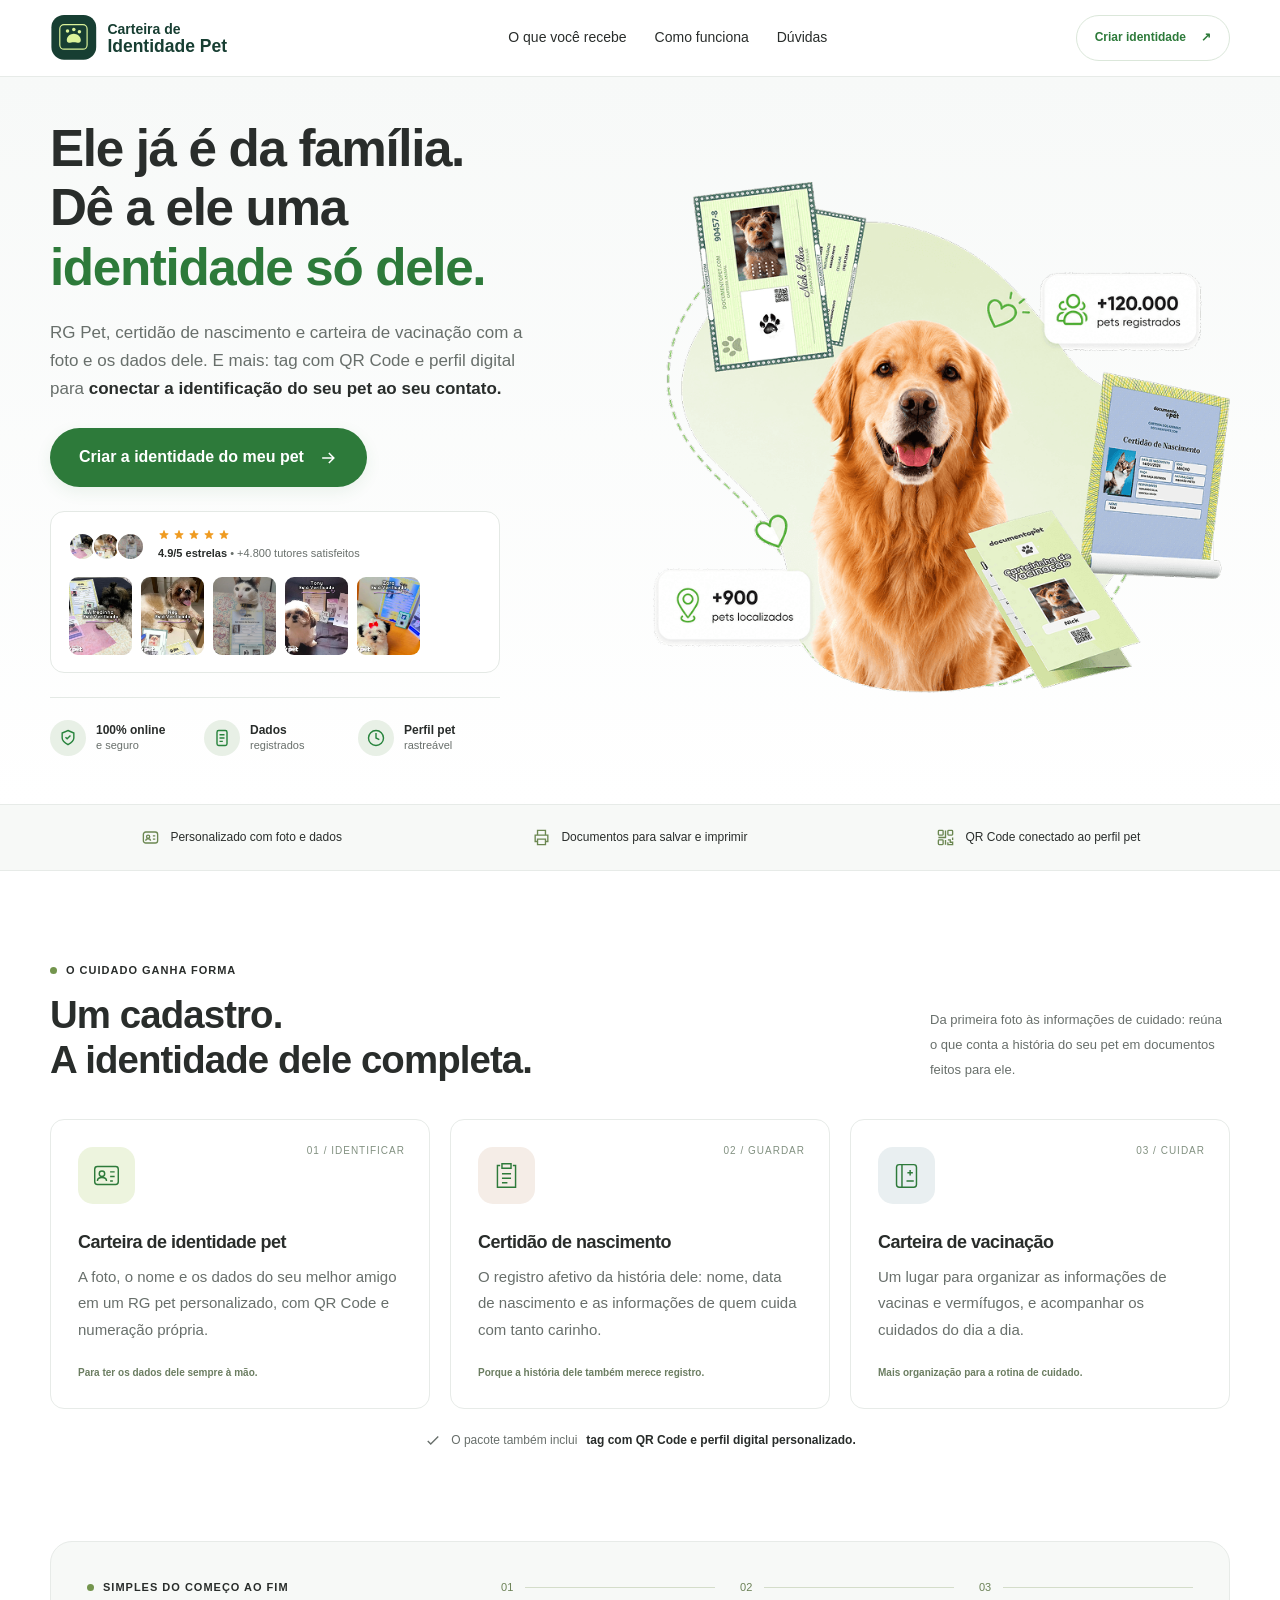
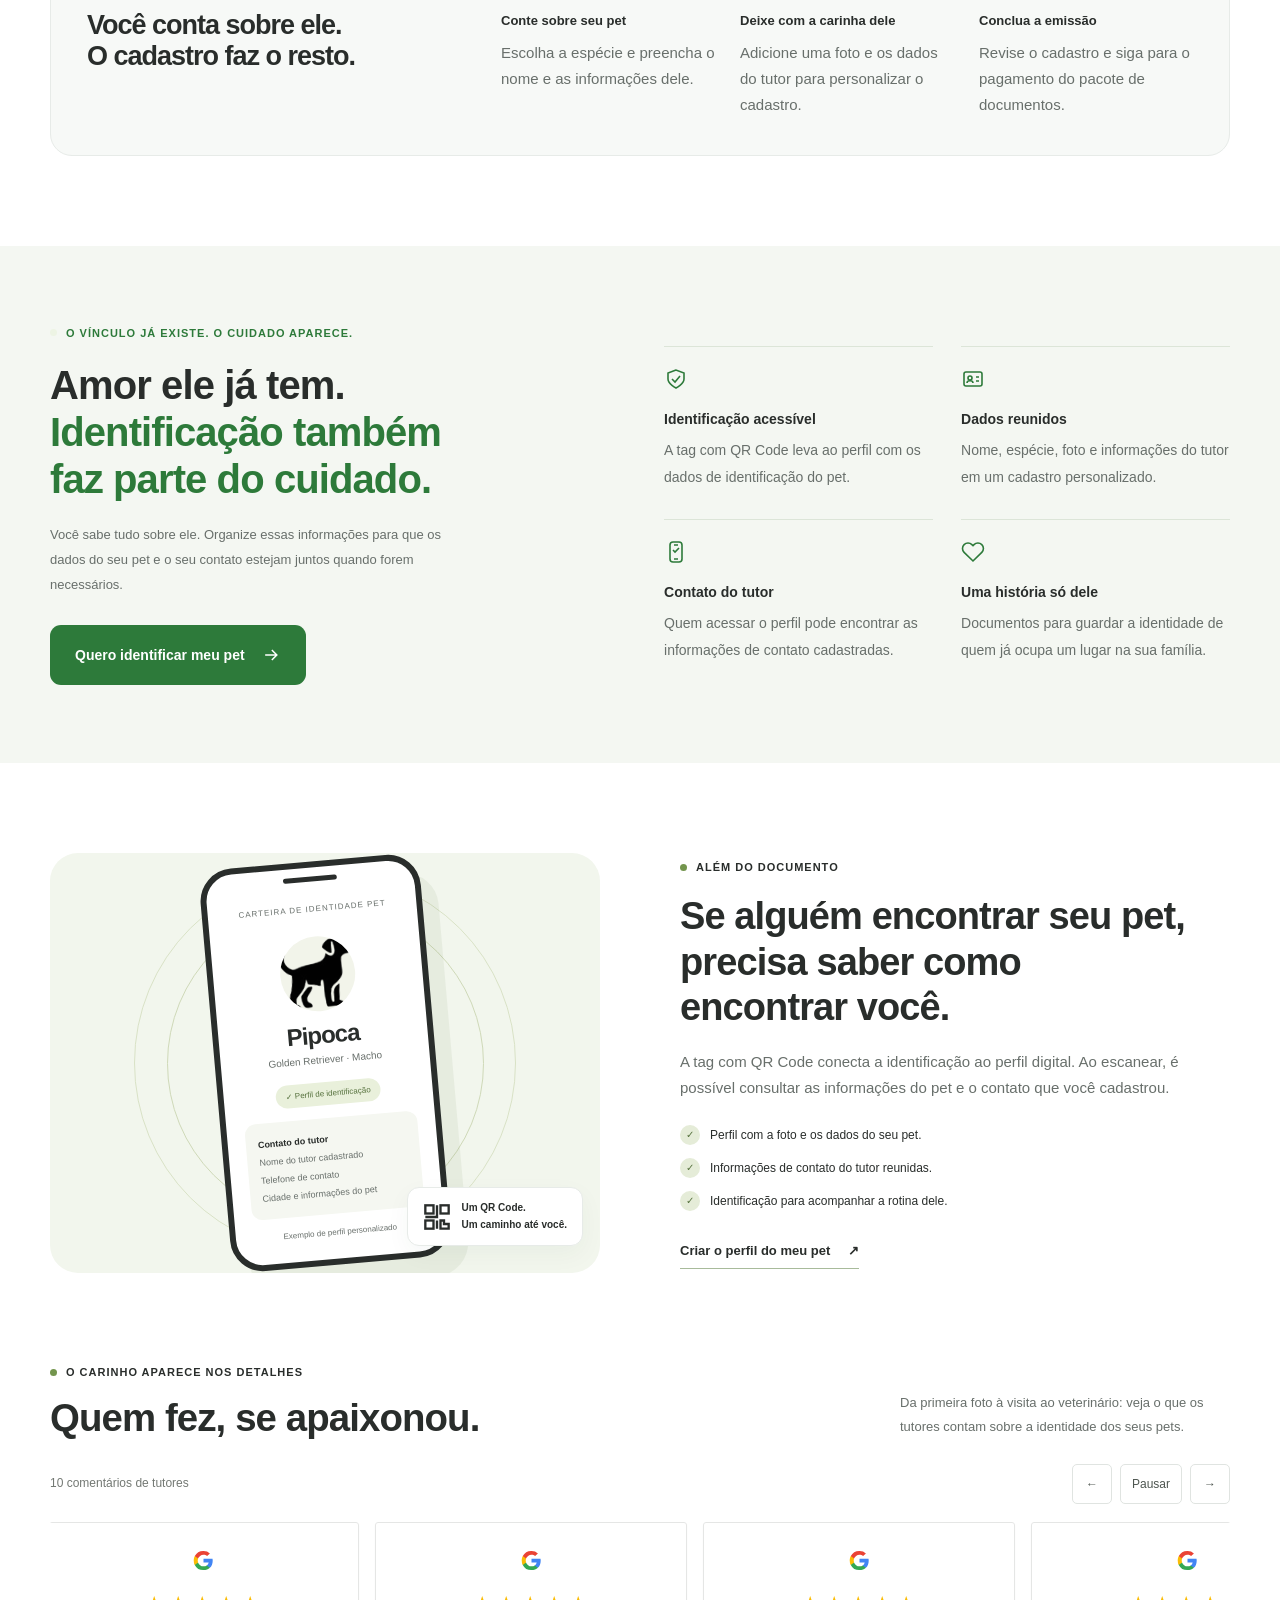
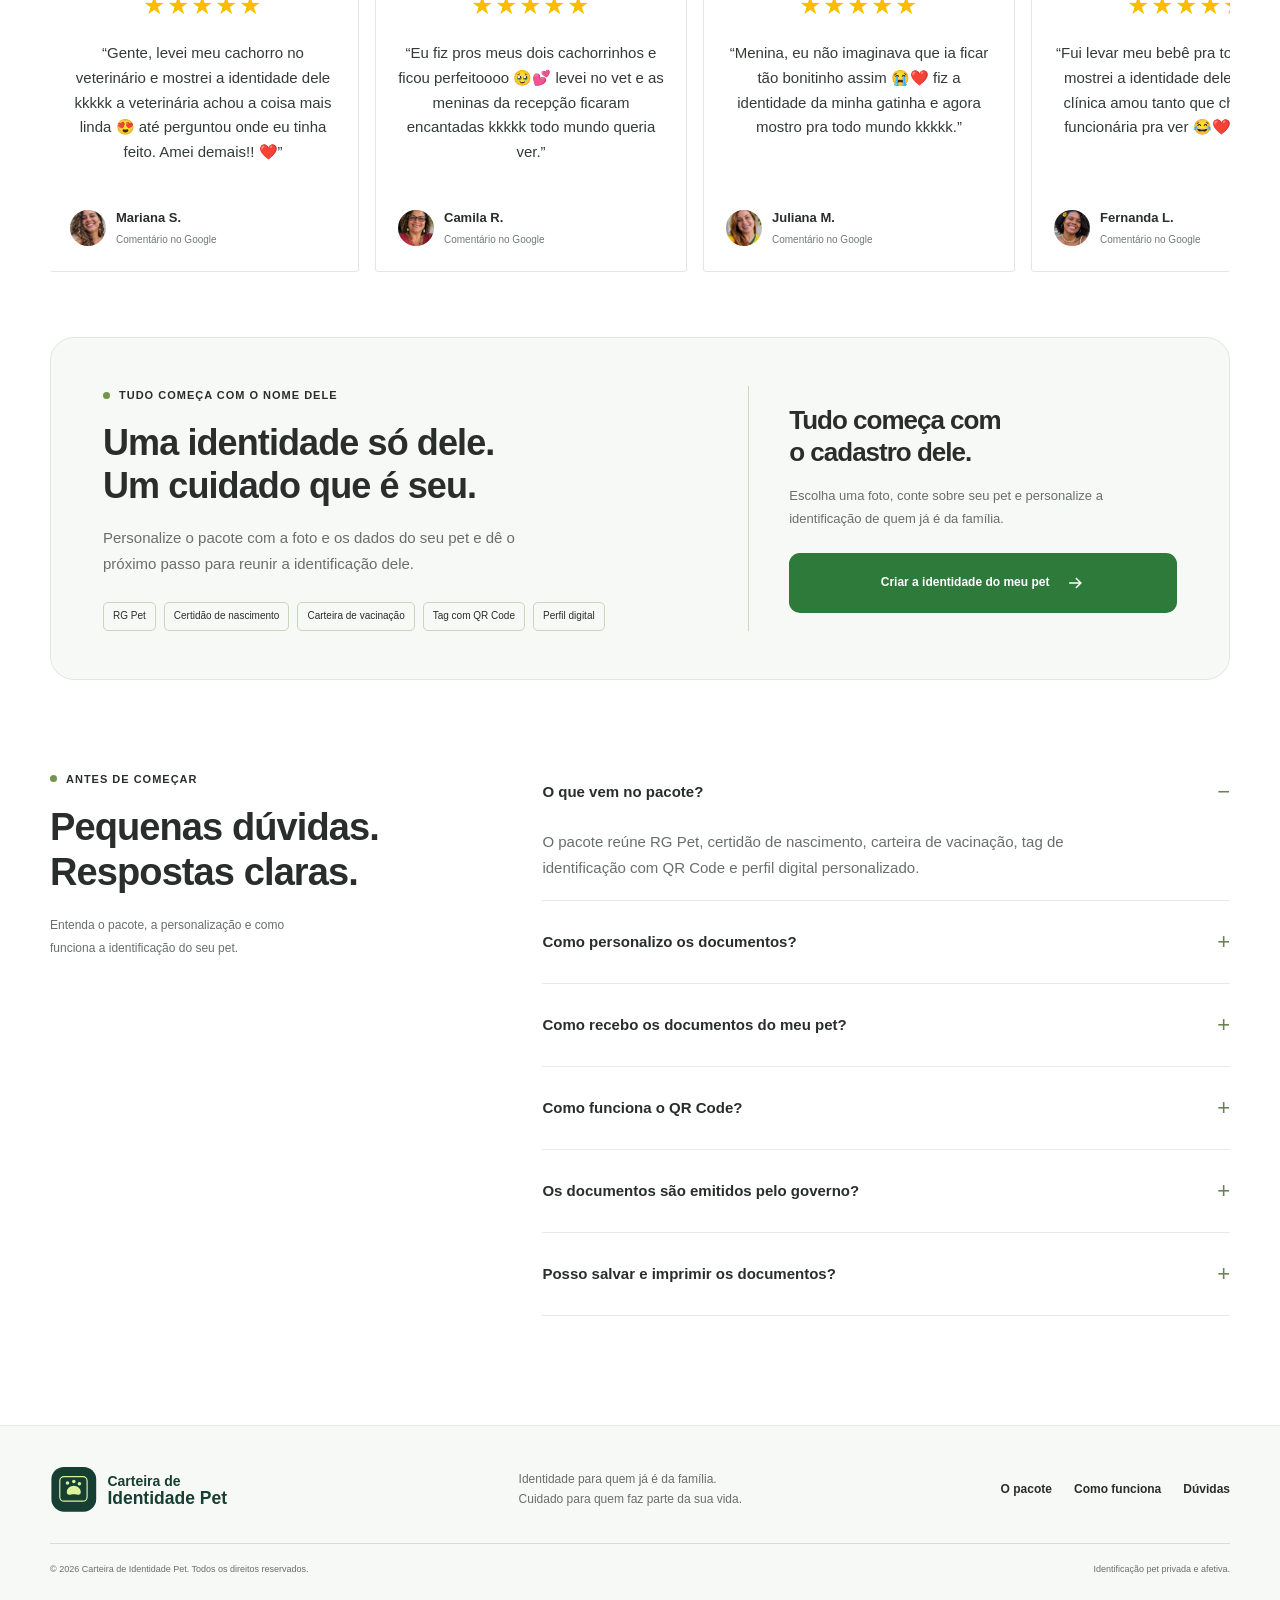
<file: index.html>
<!DOCTYPE html>
<html lang="pt-BR">
<head>
  <meta charset="utf-8">
  <meta name="viewport" content="width=device-width, initial-scale=1">
  <meta name="theme-color" content="#ffffff">
  <title>Carteira de Identidade Pet — Uma identidade para quem é da família</title>
  <meta name="description" content="Personalize a identidade do seu pet com RG, certidão de nascimento, carteira de vacinação, tag com QR Code e perfil digital.">
  <link rel="stylesheet" href="/assets/site.css">
  <script src="/assets/site.js" defer></script>
  <script src="/assets/reviews-carousel.js" defer></script>
<!-- Meta Pixel Code -->
<script>
!function(f,b,e,v,n,t,s)
{if(f.fbq)return;n=f.fbq=function(){n.callMethod?
n.callMethod.apply(n,arguments):n.queue.push(arguments)};
if(!f._fbq)f._fbq=n;n.push=n;n.loaded=!0;n.version='2.0';
n.queue=[];t=b.createElement(e);t.async=!0;
t.src=v;s=b.getElementsByTagName(e)[0];
s.parentNode.insertBefore(t,s)}(window, document,'script',
'https://connect.facebook.net/en_US/fbevents.js');
fbq('init', '1598247598188716');
fbq('track', 'PageView');
</script>
<!-- End Meta Pixel Code -->
</head>
<body>
<noscript><img height="1" width="1" style="display:none" src="https://www.facebook.com/tr?id=1598247598188716&ev=PageView&noscript=1" alt=""></noscript>
  <header class="site-header">
    <div class="content header-inner">
      <a href="/" aria-label="Carteira de Identidade Pet — início"><img class="site-logo" src="/assets/carteira-identidade-pet.svg" alt="Carteira de Identidade Pet" width="300" height="80"></a>
      <nav class="desktop-nav" aria-label="Menu principal"><a href="#documentos">O que você recebe</a><a href="#como-funciona">Como funciona</a><a href="#faq">Dúvidas</a></nav>
      <a class="header-cta" href="/registro/">Criar identidade <span aria-hidden="true">↗</span></a>
      <button class="menu-toggle" aria-label="Abrir menu" aria-expanded="false" aria-controls="mobile-nav"><svg viewBox="0 0 24 24" fill="none" stroke="currentColor" stroke-width="1.7" aria-hidden="true"><path d="M4 7h16M4 12h16M4 17h16"/></svg></button>
    </div>
    <nav class="mobile-nav" id="mobile-nav" aria-label="Menu para celular"><a href="#documentos">O que você recebe</a><a href="#como-funciona">Como funciona</a><a href="#faq">Dúvidas</a><a href="/registro/">Criar a identidade do meu pet →</a></nav>
  </header>
  <a class="skip-link" href="#conteudo">Ir para o conteúdo</a>
  <main id="conteudo">
    <section class="hero">
      <div class="content hero-grid">
        <div class="hero-copy">
          <h1>Ele já é da família.<br>Dê a ele uma<br><span>identidade só dele.</span></h1>
          <p class="hero-description">RG Pet, certidão de nascimento e carteira de vacinação com a foto e os dados dele. E mais: tag com QR Code e perfil digital para <strong>conectar a identificação do seu pet ao seu contato.</strong></p>
          <a class="btn" href="/registro/">Criar a identidade do meu pet <svg viewBox="0 0 24 24" fill="none" stroke="currentColor" stroke-width="1.8" aria-hidden="true"><path d="M5 12h14m-6-6 6 6-6 6"/></svg></a>
                      <div class="heroReviews">
              <div class="heroReviews__header">
                <div class="heroReviews__avatars">
                  <img src="/assets/SaveClip.App_622750071_17967447164991038_2941672499594555667_n.jpg" alt="Foto de tutor" width="29" height="29" loading="lazy" decoding="async">
                  <img src="/assets/SaveClip.App_626472408_18086243492276364_493401492729804639_n.jpg" alt="Foto de tutor" width="29" height="29" loading="lazy" decoding="async">
                  <img src="/assets/SaveClip.App_625387095_18121601902603253_5933023463629511541_n.jpg" alt="Foto de tutor" width="29" height="29" loading="lazy" decoding="async">
                </div>
                <div class="heroReviews__info">
                  <div class="heroReviews__stars">
                    <svg viewBox="0 0 20 20"><path d="M9.049 2.927c.3-.921 1.603-.921 1.902 0l1.07 3.292a1 1 0 00.95.69h3.462c.969 0 1.371 1.24.588 1.81l-2.8 2.034a1 1 0 00-.364 1.118l1.07 3.292c.3.921-.755 1.688-1.54 1.118l-2.8-2.034a1 1 0 00-1.175 0l-2.8 2.034c-.784.57-1.838-.197-1.539-1.118l1.07-3.292a1 1 0 00-.364-1.118L2.98 8.72c-.783-.57-.38-1.81.588-1.81h3.461a1 1 0 00.951-.69l1.07-3.292z"/></svg>
                    <svg viewBox="0 0 20 20"><path d="M9.049 2.927c.3-.921 1.603-.921 1.902 0l1.07 3.292a1 1 0 00.95.69h3.462c.969 0 1.371 1.24.588 1.81l-2.8 2.034a1 1 0 00-.364 1.118l1.07 3.292c.3.921-.755 1.688-1.54 1.118l-2.8-2.034a1 1 0 00-1.175 0l-2.8 2.034c-.784.57-1.838-.197-1.539-1.118l1.07-3.292a1 1 0 00-.364-1.118L2.98 8.72c-.783-.57-.38-1.81.588-1.81h3.461a1 1 0 00.951-.69l1.07-3.292z"/></svg>
                    <svg viewBox="0 0 20 20"><path d="M9.049 2.927c.3-.921 1.603-.921 1.902 0l1.07 3.292a1 1 0 00.95.69h3.462c.969 0 1.371 1.24.588 1.81l-2.8 2.034a1 1 0 00-.364 1.118l1.07 3.292c.3.921-.755 1.688-1.54 1.118l-2.8-2.034a1 1 0 00-1.175 0l-2.8 2.034c-.784.57-1.838-.197-1.539-1.118l1.07-3.292a1 1 0 00-.364-1.118L2.98 8.72c-.783-.57-.38-1.81.588-1.81h3.461a1 1 0 00.951-.69l1.07-3.292z"/></svg>
                    <svg viewBox="0 0 20 20"><path d="M9.049 2.927c.3-.921 1.603-.921 1.902 0l1.07 3.292a1 1 0 00.95.69h3.462c.969 0 1.371 1.24.588 1.81l-2.8 2.034a1 1 0 00-.364 1.118l1.07 3.292c.3.921-.755 1.688-1.54 1.118l-2.8-2.034a1 1 0 00-1.175 0l-2.8 2.034c-.784.57-1.838-.197-1.539-1.118l1.07-3.292a1 1 0 00-.364-1.118L2.98 8.72c-.783-.57-.38-1.81.588-1.81h3.461a1 1 0 00.951-.69l1.07-3.292z"/></svg>
                    <svg viewBox="0 0 20 20"><path d="M9.049 2.927c.3-.921 1.603-.921 1.902 0l1.07 3.292a1 1 0 00.95.69h3.462c.969 0 1.371 1.24.588 1.81l-2.8 2.034a1 1 0 00-.364 1.118l1.07 3.292c.3.921-.755 1.688-1.54 1.118l-2.8-2.034a1 1 0 00-1.175 0l-2.8 2.034c-.784.57-1.838-.197-1.539-1.118l1.07-3.292a1 1 0 00-.364-1.118L2.98 8.72c-.783-.57-.38-1.81.588-1.81h3.461a1 1 0 00.951-.69l1.07-3.292z"/></svg>
                  </div>
                  <div class="heroReviews__text">4.9/5 estrelas <span>• +4.800 tutores satisfeitos</span></div>
                </div>
              </div>

              <!-- Faixa com miniaturas dos prints para ver ampliado -->
              <div class="heroReviews__strip">
                <div class="heroReviews__thumb" onclick="openReviewModal(this.querySelector('img').src)">
                  <img src="/assets/SaveClip.App_622750071_17967447164991038_2941672499594555667_n.jpg" alt="Depoimento 1" width="63" height="78" loading="lazy" decoding="async">
                </div>
                <div class="heroReviews__thumb" onclick="openReviewModal(this.querySelector('img').src)">
                  <img src="/assets/SaveClip.App_626472408_18086243492276364_493401492729804639_n.jpg" alt="Depoimento 2" width="63" height="78" loading="lazy" decoding="async">
                </div>
                <div class="heroReviews__thumb" onclick="openReviewModal(this.querySelector('img').src)">
                  <img src="/assets/SaveClip.App_625387095_18121601902603253_5933023463629511541_n.jpg" alt="Depoimento 3" width="63" height="78" loading="lazy" decoding="async">
                </div>
                <div class="heroReviews__thumb" onclick="openReviewModal(this.querySelector('img').src)">
                  <img src="/assets/SaveClip.App_624954924_18092202520819224_2554073387401592985_n.jpg" alt="Depoimento 4" width="63" height="78" loading="lazy" decoding="async">
                </div>
                <div class="heroReviews__thumb" onclick="openReviewModal(this.querySelector('img').src)">
                  <img src="/assets/SaveClip.App_626880219_18129825865518069_4642279735494264047_n.jpg" alt="Depoimento 5" width="63" height="78" loading="lazy" decoding="async">
                </div>
              </div>
            </div>


          <div class="hero-assurances" aria-label="Características do cadastro"><div class="assurance"><span class="assurance-icon"><svg viewBox="0 0 24 24" fill="none" stroke="currentColor" stroke-width="1.7" aria-hidden="true"><path d="m12 3 7 3v6c0 4-7 8-7 8s-7-4-7-8V6z"/><path d="m9 11 2 2 4-4"/></svg></span><span><strong>100% online</strong><small>e seguro</small></span></div><div class="assurance"><span class="assurance-icon"><svg viewBox="0 0 24 24" fill="none" stroke="currentColor" stroke-width="1.7" aria-hidden="true"><rect x="6" y="3" width="12" height="18" rx="2"/><path d="M9 8h6M9 12h6M9 16h4"/></svg></span><span><strong>Dados</strong><small>registrados</small></span></div><div class="assurance"><span class="assurance-icon"><svg viewBox="0 0 24 24" fill="none" stroke="currentColor" stroke-width="1.7" aria-hidden="true"><circle cx="12" cy="12" r="9"/><path d="M12 6v6l4 2"/></svg></span><span><strong>Perfil pet</strong><small>rastreável</small></span></div></div>
        </div>
        <div class="hero-art">
          <img src="/assets/heroBanner.png" alt="Cachorro golden retriever com exemplos de identidade pet, certidão e vacinação. Mais de 120 mil pets registrados e mais de 900 localizados." width="720" height="637" fetchpriority="high" decoding="async">
        </div>
      </div>
    </section>
    <div class="care-strip">
      <div class="content care-strip-inner">
        <div class="care-point"><svg viewBox="0 0 24 24" fill="none" stroke="currentColor" stroke-width="1.7" aria-hidden="true"><rect x="3" y="5" width="18" height="14" rx="3"/><circle cx="9" cy="11" r="2"/><path d="M6 16c0-3 6-3 6 0m3-6h3m-3 4h3"/></svg><span>Personalizado com foto e dados</span></div>
        <div class="care-point"><svg viewBox="0 0 24 24" fill="none" stroke="currentColor" stroke-width="1.7" aria-hidden="true"><path d="M7 9V3h10v6M7 17H4V9h16v8h-3M7 14h10v7H7z"/></svg><span>Documentos para salvar e imprimir</span></div>
        <div class="care-point"><svg viewBox="0 0 24 24" fill="none" stroke="currentColor" stroke-width="1.7" aria-hidden="true"><rect x="3" y="3" width="6" height="6" rx="1"/><rect x="15" y="3" width="6" height="6" rx="1"/><rect x="3" y="15" width="6" height="6" rx="1"/><path d="M15 15h3v3h3v3h-6v-3m6-6v3M12 3v9H3m9 3v6"/></svg><span>QR Code conectado ao perfil pet</span></div>
      </div>
    </div>
    <section class="section" id="documentos">
      <div class="content">
        <div class="section-heading">
          <div><div class="eyebrow">O cuidado ganha forma</div><h2>Um cadastro.<br>A identidade dele completa.</h2></div>
          <p>Da primeira foto às informações de cuidado: reúna o que conta a história do seu pet em documentos feitos para ele.</p>
        </div>
        <div class="documents-grid">
          <article class="document-card"><span class="number">01 / IDENTIFICAR</span><div class="document-icon"><svg viewBox="0 0 32 32" aria-hidden="true"><rect x="3" y="6" width="26" height="20" rx="3"/><circle cx="11" cy="14" r="3"/><path d="M6 22c0-5 10-5 10 0m4-10h5m-5 5h5m-5 5h3"/></svg></div><h3>Carteira de identidade pet</h3><p>A foto, o nome e os dados do seu melhor amigo em um RG pet personalizado, com QR Code e numeração própria.</p><small>Para ter os dados dele sempre à mão.</small></article>
          <article class="document-card"><span class="number">02 / GUARDAR</span><div class="document-icon"><svg viewBox="0 0 32 32" aria-hidden="true"><path d="M9 5H6v24h20V5h-3M11 3h10v5H11zM11 14h10M11 19h10M11 24h6"/></svg></div><h3>Certidão de nascimento</h3><p>O registro afetivo da história dele: nome, data de nascimento e as informações de quem cuida com tanto carinho.</p><small>Porque a história dele também merece registro.</small></article>
          <article class="document-card"><span class="number">03 / CUIDAR</span><div class="document-icon"><svg viewBox="0 0 32 32" aria-hidden="true"><rect x="5" y="4" width="22" height="25" rx="3"/><path d="M11 4v25M17 13h6m-3-3v6M16 22h8"/></svg></div><h3>Carteira de vacinação</h3><p>Um lugar para organizar as informações de vacinas e vermífugos, e acompanhar os cuidados do dia a dia.</p><small>Mais organização para a rotina de cuidado.</small></article>
        </div>
        <p class="included-note"><svg viewBox="0 0 24 24" fill="none" stroke="currentColor" stroke-width="1.8" aria-hidden="true"><path d="m5 12 4 4L19 6"/></svg>O pacote também inclui <strong>tag com QR Code e perfil digital personalizado.</strong></p>
      </div>
    </section>
    <section class="how-section" id="como-funciona">
      <div class="content how-box">
        <div><div class="eyebrow">Simples do começo ao fim</div><h2>Você conta sobre ele.<br>O cadastro faz o resto.</h2></div>
        <div class="steps">
          <article><div class="step-number">01</div><h3>Conte sobre seu pet</h3><p>Escolha a espécie e preencha o nome e as informações dele.</p></article>
          <article><div class="step-number">02</div><h3>Deixe com a carinha dele</h3><p>Adicione uma foto e os dados do tutor para personalizar o cadastro.</p></article>
          <article><div class="step-number">03</div><h3>Conclua a emissão</h3><p>Revise o cadastro e siga para o pagamento do pacote de documentos.</p></article>
        </div>
      </div>
    </section>
    <section class="why-section">
      <div class="content why-grid">
        <div class="why-copy"><div class="eyebrow light">O vínculo já existe. O cuidado aparece.</div><h2>Amor ele já tem.<br><span>Identificação também<br>faz parte do cuidado.</span></h2><p>Você sabe tudo sobre ele. Organize essas informações para que os dados do seu pet e o seu contato estejam juntos quando forem necessários.</p><a class="btn btn-lime" href="/registro/">Quero identificar meu pet <svg viewBox="0 0 24 24" fill="none" stroke="currentColor" stroke-width="1.8" aria-hidden="true"><path d="M5 12h14m-6-6 6 6-6 6"/></svg></a></div>
        <div class="why-benefits">
          <article><svg viewBox="0 0 24 24" aria-hidden="true"><path d="M12 3 4 6v6c0 5 8 9 8 9s8-4 8-9V6z"/><path d="m8 12 3 3 5-6"/></svg><h3>Identificação acessível</h3><p>A tag com QR Code leva ao perfil com os dados de identificação do pet.</p></article>
          <article><svg viewBox="0 0 24 24" aria-hidden="true"><rect x="3" y="5" width="18" height="14" rx="2"/><circle cx="9" cy="11" r="2"/><path d="M6 16c0-3 6-3 6 0m3-6h3m-3 4h3"/></svg><h3>Dados reunidos</h3><p>Nome, espécie, foto e informações do tutor em um cadastro personalizado.</p></article>
          <article><svg viewBox="0 0 24 24" aria-hidden="true"><rect x="6" y="2" width="12" height="20" rx="3"/><path d="M10 5h4m-4 14h4M9 10l2 2 4-4"/></svg><h3>Contato do tutor</h3><p>Quem acessar o perfil pode encontrar as informações de contato cadastradas.</p></article>
          <article><svg viewBox="0 0 24 24" aria-hidden="true"><path d="M20.8 4.6a5.5 5.5 0 0 0-7.8 0L12 5.7l-1.1-1.1a5.5 5.5 0 0 0-7.8 7.8L12 21l8.8-8.6a5.5 5.5 0 0 0 0-7.8Z"/></svg><h3>Uma história só dele</h3><p>Documentos para guardar a identidade de quem já ocupa um lugar na sua família.</p></article>
        </div>
      </div>
    </section>
    <section class="section">
      <div class="content profile-grid">
        <div class="profile-art" aria-label="Exemplo ilustrativo de perfil digital personalizado">
          <div class="phone"><small>Carteira de Identidade Pet</small><div class="phone-avatar"><img src="/assets/cachorro-icon.png" alt="" width="75" height="75" loading="lazy"></div><h3>Pipoca</h3><p class="breed">Golden Retriever · Macho</p><span class="profile-badge">✓ Perfil de identificação</span><div class="profile-contact"><strong>Contato do tutor</strong><span>Nome do tutor cadastrado<br>Telefone de contato<br>Cidade e informações do pet</span></div><p class="phone-caption">Exemplo de perfil personalizado</p></div>
          <div class="qr-note"><svg viewBox="0 0 24 24" aria-hidden="true"><rect x="2" y="2" width="7" height="7"/><rect x="15" y="2" width="7" height="7"/><rect x="2" y="15" width="7" height="7"/><path d="M15 15h3v3h4v4h-7zM12 2v10H2m10 3v7"/></svg><span>Um QR Code.<br>Um caminho até você.</span></div>
        </div>
        <div class="profile-copy"><div class="eyebrow">Além do documento</div><h2>Se alguém encontrar seu pet,<br>precisa saber como<br>encontrar você.</h2><p>A tag com QR Code conecta a identificação ao perfil digital. Ao escanear, é possível consultar as informações do pet e o contato que você cadastrou.</p><ul class="benefit-list"><li>Perfil com a foto e os dados do seu pet.</li><li>Informações de contato do tutor reunidas.</li><li>Identificação para acompanhar a rotina dele.</li></ul><a class="text-link" href="/registro/">Criar o perfil do meu pet <span aria-hidden="true">↗</span></a></div>
      </div>
    </section>
    <section class="customer-reviews section" id="depoimentos" aria-labelledby="customer-reviews-title"><div class="content"><div class="section-heading"><div><div class="eyebrow">O carinho aparece nos detalhes</div><h2 id="customer-reviews-title">Quem fez, se apaixonou.</h2></div><p>Da primeira foto à visita ao veterinário: veja o que os tutores contam sobre a identidade dos seus pets.</p></div><div class="reviews-controls"><span>10 comentários de tutores</span><div class="reviews-buttons"><button type="button" class="reviews-prev" aria-label="Comentário anterior">←</button><button type="button" class="reviews-play" aria-pressed="false" aria-label="Pausar carrossel automático">Pausar</button><button type="button" class="reviews-next" aria-label="Próximo comentário">→</button></div></div><div class="reviews-viewport" id="reviews-carousel" tabindex="0" role="region" aria-label="Comentários de tutores — carrossel" aria-roledescription="carrossel"><div class="google-reviews-grid"><div class="reviews-slide-group"><figure class="google-review-card"><div class="google-review-top"><svg class="google-review-mark" width="22" height="22" viewBox="0 0 24 24" role="img" aria-label="Google"><path fill="#4285F4" d="M21.6 12.2c0-.7-.1-1.4-.2-2H12v3.9h5.4a4.6 4.6 0 0 1-2 3v2.5h3.3c1.9-1.8 2.9-4.3 2.9-7.4Z"/><path fill="#34A853" d="M12 22c2.7 0 5-.9 6.7-2.4l-3.3-2.5c-.9.6-2 1-3.4 1-2.6 0-4.9-1.8-5.7-4.1H2.9v2.6A10 10 0 0 0 12 22Z"/><path fill="#FBBC05" d="M6.3 14a6 6 0 0 1 0-4V7.4H2.9a10 10 0 0 0 0 9.2Z"/><path fill="#EA4335" d="M12 5.9c1.5 0 2.8.5 3.8 1.5l2.9-2.8A9.6 9.6 0 0 0 12 2a10 10 0 0 0-9.1 5.4L6.3 10c.8-2.3 3.1-4.1 5.7-4.1Z"/></svg></div><div class="review-stars" role="img" aria-label="5 de 5 estrelas">★★★★★</div><blockquote><p>“Gente, levei meu cachorro no veterinário e mostrei a identidade dele kkkkk a veterinária achou a coisa mais linda 😍 até perguntou onde eu tinha feito. Amei demais!! ❤️”</p></blockquote><figcaption><img class="review-avatar review-avatar-photo" src="/assets/review-avatar-01.webp" width="36" height="36" alt="" loading="lazy" decoding="async"><div><strong>Mariana S.</strong><small>Comentário no Google</small></div></figcaption></figure>
<figure class="google-review-card"><div class="google-review-top"><svg class="google-review-mark" width="22" height="22" viewBox="0 0 24 24" role="img" aria-label="Google"><path fill="#4285F4" d="M21.6 12.2c0-.7-.1-1.4-.2-2H12v3.9h5.4a4.6 4.6 0 0 1-2 3v2.5h3.3c1.9-1.8 2.9-4.3 2.9-7.4Z"/><path fill="#34A853" d="M12 22c2.7 0 5-.9 6.7-2.4l-3.3-2.5c-.9.6-2 1-3.4 1-2.6 0-4.9-1.8-5.7-4.1H2.9v2.6A10 10 0 0 0 12 22Z"/><path fill="#FBBC05" d="M6.3 14a6 6 0 0 1 0-4V7.4H2.9a10 10 0 0 0 0 9.2Z"/><path fill="#EA4335" d="M12 5.9c1.5 0 2.8.5 3.8 1.5l2.9-2.8A9.6 9.6 0 0 0 12 2a10 10 0 0 0-9.1 5.4L6.3 10c.8-2.3 3.1-4.1 5.7-4.1Z"/></svg></div><div class="review-stars" role="img" aria-label="5 de 5 estrelas">★★★★★</div><blockquote><p>“Eu fiz pros meus dois cachorrinhos e ficou perfeitoooo 🥹💕 levei no vet e as meninas da recepção ficaram encantadas kkkkk todo mundo queria ver.”</p></blockquote><figcaption><img class="review-avatar review-avatar-photo" src="/assets/review-avatar-02.webp" width="36" height="36" alt="" loading="lazy" decoding="async"><div><strong>Camila R.</strong><small>Comentário no Google</small></div></figcaption></figure>
<figure class="google-review-card"><div class="google-review-top"><svg class="google-review-mark" width="22" height="22" viewBox="0 0 24 24" role="img" aria-label="Google"><path fill="#4285F4" d="M21.6 12.2c0-.7-.1-1.4-.2-2H12v3.9h5.4a4.6 4.6 0 0 1-2 3v2.5h3.3c1.9-1.8 2.9-4.3 2.9-7.4Z"/><path fill="#34A853" d="M12 22c2.7 0 5-.9 6.7-2.4l-3.3-2.5c-.9.6-2 1-3.4 1-2.6 0-4.9-1.8-5.7-4.1H2.9v2.6A10 10 0 0 0 12 22Z"/><path fill="#FBBC05" d="M6.3 14a6 6 0 0 1 0-4V7.4H2.9a10 10 0 0 0 0 9.2Z"/><path fill="#EA4335" d="M12 5.9c1.5 0 2.8.5 3.8 1.5l2.9-2.8A9.6 9.6 0 0 0 12 2a10 10 0 0 0-9.1 5.4L6.3 10c.8-2.3 3.1-4.1 5.7-4.1Z"/></svg></div><div class="review-stars" role="img" aria-label="5 de 5 estrelas">★★★★★</div><blockquote><p>“Menina, eu não imaginava que ia ficar tão bonitinho assim 😭❤️ fiz a identidade da minha gatinha e agora mostro pra todo mundo kkkkk.”</p></blockquote><figcaption><img class="review-avatar review-avatar-photo" src="/assets/review-avatar-03.webp" width="36" height="36" alt="" loading="lazy" decoding="async"><div><strong>Juliana M.</strong><small>Comentário no Google</small></div></figcaption></figure>
<figure class="google-review-card"><div class="google-review-top"><svg class="google-review-mark" width="22" height="22" viewBox="0 0 24 24" role="img" aria-label="Google"><path fill="#4285F4" d="M21.6 12.2c0-.7-.1-1.4-.2-2H12v3.9h5.4a4.6 4.6 0 0 1-2 3v2.5h3.3c1.9-1.8 2.9-4.3 2.9-7.4Z"/><path fill="#34A853" d="M12 22c2.7 0 5-.9 6.7-2.4l-3.3-2.5c-.9.6-2 1-3.4 1-2.6 0-4.9-1.8-5.7-4.1H2.9v2.6A10 10 0 0 0 12 22Z"/><path fill="#FBBC05" d="M6.3 14a6 6 0 0 1 0-4V7.4H2.9a10 10 0 0 0 0 9.2Z"/><path fill="#EA4335" d="M12 5.9c1.5 0 2.8.5 3.8 1.5l2.9-2.8A9.6 9.6 0 0 0 12 2a10 10 0 0 0-9.1 5.4L6.3 10c.8-2.3 3.1-4.1 5.7-4.1Z"/></svg></div><div class="review-stars" role="img" aria-label="5 de 5 estrelas">★★★★★</div><blockquote><p>“Fui levar meu bebê pra tomar vacina e mostrei a identidade dele. A moça da clínica amou tanto que chamou outra funcionária pra ver 😂❤️ muito fofo!”</p></blockquote><figcaption><img class="review-avatar review-avatar-photo" src="/assets/review-avatar-04.webp" width="36" height="36" alt="" loading="lazy" decoding="async"><div><strong>Fernanda L.</strong><small>Comentário no Google</small></div></figcaption></figure>
<figure class="google-review-card"><div class="google-review-top"><svg class="google-review-mark" width="22" height="22" viewBox="0 0 24 24" role="img" aria-label="Google"><path fill="#4285F4" d="M21.6 12.2c0-.7-.1-1.4-.2-2H12v3.9h5.4a4.6 4.6 0 0 1-2 3v2.5h3.3c1.9-1.8 2.9-4.3 2.9-7.4Z"/><path fill="#34A853" d="M12 22c2.7 0 5-.9 6.7-2.4l-3.3-2.5c-.9.6-2 1-3.4 1-2.6 0-4.9-1.8-5.7-4.1H2.9v2.6A10 10 0 0 0 12 22Z"/><path fill="#FBBC05" d="M6.3 14a6 6 0 0 1 0-4V7.4H2.9a10 10 0 0 0 0 9.2Z"/><path fill="#EA4335" d="M12 5.9c1.5 0 2.8.5 3.8 1.5l2.9-2.8A9.6 9.6 0 0 0 12 2a10 10 0 0 0-9.1 5.4L6.3 10c.8-2.3 3.1-4.1 5.7-4.1Z"/></svg></div><div class="review-stars" role="img" aria-label="5 de 5 estrelas">★★★★★</div><blockquote><p>“Eu achava que era complicado fazer, mas foi super fácil. Coloquei a fotinha da minha Mel e ficou lindaaaa. Já mandei no grupo da família toda 😂😍”</p></blockquote><figcaption><img class="review-avatar review-avatar-photo" src="/assets/review-avatar-05.webp" width="36" height="36" alt="" loading="lazy" decoding="async"><div><strong>Patrícia A.</strong><small>Comentário no Google</small></div></figcaption></figure>
<figure class="google-review-card"><div class="google-review-top"><svg class="google-review-mark" width="22" height="22" viewBox="0 0 24 24" role="img" aria-label="Google"><path fill="#4285F4" d="M21.6 12.2c0-.7-.1-1.4-.2-2H12v3.9h5.4a4.6 4.6 0 0 1-2 3v2.5h3.3c1.9-1.8 2.9-4.3 2.9-7.4Z"/><path fill="#34A853" d="M12 22c2.7 0 5-.9 6.7-2.4l-3.3-2.5c-.9.6-2 1-3.4 1-2.6 0-4.9-1.8-5.7-4.1H2.9v2.6A10 10 0 0 0 12 22Z"/><path fill="#FBBC05" d="M6.3 14a6 6 0 0 1 0-4V7.4H2.9a10 10 0 0 0 0 9.2Z"/><path fill="#EA4335" d="M12 5.9c1.5 0 2.8.5 3.8 1.5l2.9-2.8A9.6 9.6 0 0 0 12 2a10 10 0 0 0-9.1 5.4L6.3 10c.8-2.3 3.1-4.1 5.7-4.1Z"/></svg></div><div class="review-stars" role="img" aria-label="5 de 5 estrelas">★★★★★</div><blockquote><p>“Socorroooo kkkkk fiz a identidade do Thor e ficou parecendo documento de gente mesmo 😂❤️ meu marido não para de mostrar pros outros.”</p></blockquote><figcaption><img class="review-avatar review-avatar-photo" src="/assets/review-avatar-06.webp" width="36" height="36" alt="" loading="lazy" decoding="async"><div><strong>Bruna C.</strong><small>Comentário no Google</small></div></figcaption></figure>
<figure class="google-review-card"><div class="google-review-top"><svg class="google-review-mark" width="22" height="22" viewBox="0 0 24 24" role="img" aria-label="Google"><path fill="#4285F4" d="M21.6 12.2c0-.7-.1-1.4-.2-2H12v3.9h5.4a4.6 4.6 0 0 1-2 3v2.5h3.3c1.9-1.8 2.9-4.3 2.9-7.4Z"/><path fill="#34A853" d="M12 22c2.7 0 5-.9 6.7-2.4l-3.3-2.5c-.9.6-2 1-3.4 1-2.6 0-4.9-1.8-5.7-4.1H2.9v2.6A10 10 0 0 0 12 22Z"/><path fill="#FBBC05" d="M6.3 14a6 6 0 0 1 0-4V7.4H2.9a10 10 0 0 0 0 9.2Z"/><path fill="#EA4335" d="M12 5.9c1.5 0 2.8.5 3.8 1.5l2.9-2.8A9.6 9.6 0 0 0 12 2a10 10 0 0 0-9.1 5.4L6.3 10c.8-2.3 3.1-4.1 5.7-4.1Z"/></svg></div><div class="review-stars" role="img" aria-label="5 de 5 estrelas">★★★★★</div><blockquote><p>“Levei a identidade junto com os documentos da minha cachorrinha na consulta e a veterinária ficou apaixonada 🥹 perguntou até se eu fazia pra vender kkkkk.”</p></blockquote><figcaption><img class="review-avatar review-avatar-photo" src="/assets/review-avatar-07.webp" width="36" height="36" alt="" loading="lazy" decoding="async"><div><strong>Aline P.</strong><small>Comentário no Google</small></div></figcaption></figure>
<figure class="google-review-card"><div class="google-review-top"><svg class="google-review-mark" width="22" height="22" viewBox="0 0 24 24" role="img" aria-label="Google"><path fill="#4285F4" d="M21.6 12.2c0-.7-.1-1.4-.2-2H12v3.9h5.4a4.6 4.6 0 0 1-2 3v2.5h3.3c1.9-1.8 2.9-4.3 2.9-7.4Z"/><path fill="#34A853" d="M12 22c2.7 0 5-.9 6.7-2.4l-3.3-2.5c-.9.6-2 1-3.4 1-2.6 0-4.9-1.8-5.7-4.1H2.9v2.6A10 10 0 0 0 12 22Z"/><path fill="#FBBC05" d="M6.3 14a6 6 0 0 1 0-4V7.4H2.9a10 10 0 0 0 0 9.2Z"/><path fill="#EA4335" d="M12 5.9c1.5 0 2.8.5 3.8 1.5l2.9-2.8A9.6 9.6 0 0 0 12 2a10 10 0 0 0-9.1 5.4L6.3 10c.8-2.3 3.1-4.1 5.7-4.1Z"/></svg></div><div class="review-stars" role="img" aria-label="5 de 5 estrelas">★★★★★</div><blockquote><p>“Já fiz pros meus 3 pets! É muito gostoso ver a identidade de cada um com a fotinha e o nome. Minha mãe ficou encantada e pediu uma pro cachorro dela também 😂”</p></blockquote><figcaption><img class="review-avatar review-avatar-photo" src="/assets/review-avatar-08.webp" width="36" height="36" alt="" loading="lazy" decoding="async"><div><strong>Renata F.</strong><small>Comentário no Google</small></div></figcaption></figure>
<figure class="google-review-card"><div class="google-review-top"><svg class="google-review-mark" width="22" height="22" viewBox="0 0 24 24" role="img" aria-label="Google"><path fill="#4285F4" d="M21.6 12.2c0-.7-.1-1.4-.2-2H12v3.9h5.4a4.6 4.6 0 0 1-2 3v2.5h3.3c1.9-1.8 2.9-4.3 2.9-7.4Z"/><path fill="#34A853" d="M12 22c2.7 0 5-.9 6.7-2.4l-3.3-2.5c-.9.6-2 1-3.4 1-2.6 0-4.9-1.8-5.7-4.1H2.9v2.6A10 10 0 0 0 12 22Z"/><path fill="#FBBC05" d="M6.3 14a6 6 0 0 1 0-4V7.4H2.9a10 10 0 0 0 0 9.2Z"/><path fill="#EA4335" d="M12 5.9c1.5 0 2.8.5 3.8 1.5l2.9-2.8A9.6 9.6 0 0 0 12 2a10 10 0 0 0-9.1 5.4L6.3 10c.8-2.3 3.1-4.1 5.7-4.1Z"/></svg></div><div class="review-stars" role="img" aria-label="5 de 5 estrelas">★★★★★</div><blockquote><p>“Genteeee, ficou perfeito 😍 mostrei na clínica veterinária e todo mundo achou uma graça. Sério, uma das coisinhas mais fofas que já fiz pra minha gatinha.”</p></blockquote><figcaption><img class="review-avatar review-avatar-photo" src="/assets/review-avatar-09.webp" width="36" height="36" alt="" loading="lazy" decoding="async"><div><strong>Débora M.</strong><small>Comentário no Google</small></div></figcaption></figure>
<figure class="google-review-card"><div class="google-review-top"><svg class="google-review-mark" width="22" height="22" viewBox="0 0 24 24" role="img" aria-label="Google"><path fill="#4285F4" d="M21.6 12.2c0-.7-.1-1.4-.2-2H12v3.9h5.4a4.6 4.6 0 0 1-2 3v2.5h3.3c1.9-1.8 2.9-4.3 2.9-7.4Z"/><path fill="#34A853" d="M12 22c2.7 0 5-.9 6.7-2.4l-3.3-2.5c-.9.6-2 1-3.4 1-2.6 0-4.9-1.8-5.7-4.1H2.9v2.6A10 10 0 0 0 12 22Z"/><path fill="#FBBC05" d="M6.3 14a6 6 0 0 1 0-4V7.4H2.9a10 10 0 0 0 0 9.2Z"/><path fill="#EA4335" d="M12 5.9c1.5 0 2.8.5 3.8 1.5l2.9-2.8A9.6 9.6 0 0 0 12 2a10 10 0 0 0-9.1 5.4L6.3 10c.8-2.3 3.1-4.1 5.7-4.1Z"/></svg></div><div class="review-stars" role="img" aria-label="5 de 5 estrelas">★★★★★</div><blockquote><p>“Eu tô apaixonadaaaaa 🥹❤️ ficou muito mais lindo do que eu esperava. Meu cachorro agora tem identidade e eu não tenho maturidade pra isso kkkkk.”</p></blockquote><figcaption><img class="review-avatar review-avatar-photo" src="/assets/review-avatar-10.webp" width="36" height="36" alt="" loading="lazy" decoding="async"><div><strong>Larissa B.</strong><small>Comentário no Google</small></div></figcaption></figure></div></div></div></div></section>
    <section class="offer-section" id="pacote">
      <div class="content offer-box">
        <div><div class="eyebrow">Tudo começa com o nome dele</div><h2>Uma identidade só dele.<br>Um cuidado que é seu.</h2><p class="offer-intro">Personalize o pacote com a foto e os dados do seu pet e dê o próximo passo para reunir a identificação dele.</p><div class="offer-items"><span>RG Pet</span><span>Certidão de nascimento</span><span>Carteira de vacinação</span><span>Tag com QR Code</span><span>Perfil digital</span></div></div>
        <div class="offer-price-area"><h3 class="offer-start-title">Tudo começa com<br>o cadastro dele.</h3><p class="offer-start-description">Escolha uma foto, conte sobre seu pet e personalize a identificação de quem já é da família.</p><a class="btn" href="/registro/">Criar a identidade do meu pet <svg viewBox="0 0 24 24" fill="none" stroke="currentColor" stroke-width="1.8" aria-hidden="true"><path d="M5 12h14m-6-6 6 6-6 6"/></svg></a></div>
      </div>
    </section>
    <section class="faq-section" id="faq">
      <div class="content faq-grid">
        <div class="faq-heading"><div class="eyebrow">Antes de começar</div><h2>Pequenas dúvidas.<br>Respostas claras.</h2><p>Entenda o pacote, a personalização e como funciona a identificação do seu pet.</p></div>
        <div class="faq-list">
          <details open><summary>O que vem no pacote?</summary><p>O pacote reúne RG Pet, certidão de nascimento, carteira de vacinação, tag de identificação com QR Code e perfil digital personalizado.</p></details>
          <details><summary>Como personalizo os documentos?</summary><p>Você preenche o cadastro guiado com os dados do pet, adiciona uma foto e informa os dados do tutor. Essas informações são usadas para personalizar os documentos e o perfil.</p></details>
          <details><summary>Como recebo os documentos do meu pet?</summary><p>Após concluir a emissão e ter o pagamento aprovado, os documentos são disponibilizados em formato digital para visualizar, salvar em PDF e imprimir.</p></details>
          <details><summary>Como funciona o QR Code?</summary><p>O QR Code da tag direciona ao perfil digital do pet, onde ficam os dados de identificação e as informações de contato cadastradas pelo tutor.</p></details>
          <details><summary>Os documentos são emitidos pelo governo?</summary><p>O pacote é de identificação pet privada e afetiva. Os documentos reúnem informações do animal e do tutor e não substituem documentos ou cadastros exigidos por órgãos públicos.</p></details>
          <details><summary>Posso salvar e imprimir os documentos?</summary><p>Sim. Os documentos digitais podem ser salvos em PDF e impressos. Assim, você pode guardar uma cópia e ter os dados do pet à mão.</p></details>
        </div>
      </div>
    </section>
  </main>
  <div class="review-modal" id="reviewModal" role="dialog" aria-modal="true" aria-label="Depoimento ampliado" aria-hidden="true"><button class="review-modal-close" aria-label="Fechar depoimento">&times;</button><img id="reviewModalImg" alt="Depoimento de tutor ampliado"></div>
  <footer class="footer" id="contato"><div class="content"><div class="footer-top"><a href="/"><img class="site-logo" src="/assets/carteira-identidade-pet.svg" alt="Carteira de Identidade Pet" width="300" height="80" loading="lazy"></a><p>Identidade para quem já é da família.<br>Cuidado para quem faz parte da sua vida.</p><nav class="footer-links" aria-label="Menu do rodapé"><a href="#documentos">O pacote</a><a href="#como-funciona">Como funciona</a><a href="#faq">Dúvidas</a></nav></div><div class="footer-bottom"><span>© 2026 Carteira de Identidade Pet. Todos os direitos reservados.</span><span>Identificação pet privada e afetiva.</span></div></div></footer>
</body>
</html>
</file>
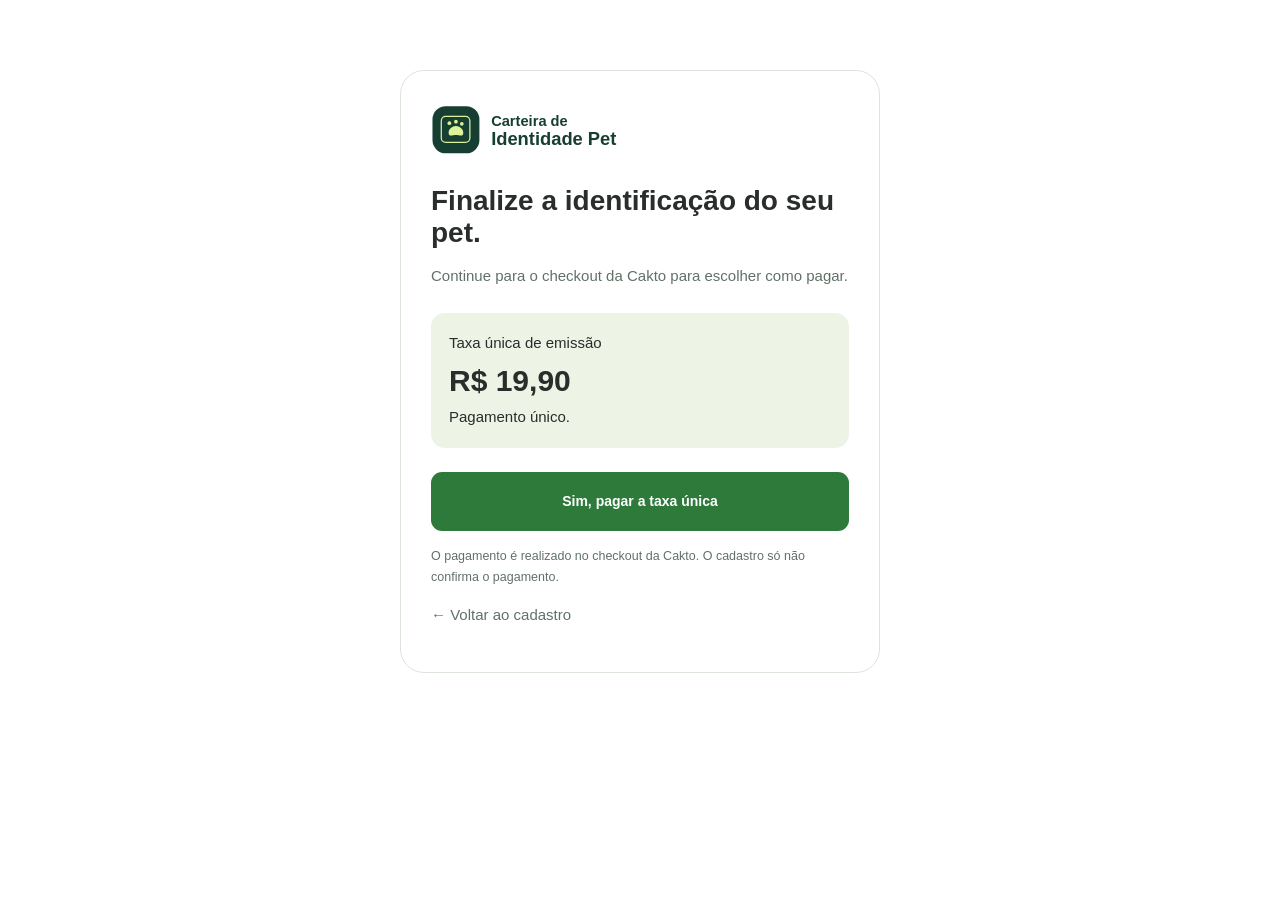
<file: pagamento/index.html>
<!DOCTYPE html>
<html lang="pt-BR"><head><meta charset="utf-8"><meta name="viewport" content="width=device-width,initial-scale=1"><title>Pagamento — Carteira de Identidade Pet</title><link rel="stylesheet" href="/assets/site.css"><style>body{padding:30px 20px}.handoff{max-width:480px;margin:40px auto;background:#fff;border:1px solid #dce4db;border-radius:24px;padding:30px}.handoff h1{font-size:28px;margin:25px 0 14px}.handoff p{color:#617168;margin:15px 0}.handoff .btn{width:100%}.fee{background:#edf3e5;border-radius:14px;padding:18px;margin:24px 0}.fee strong{display:block;font-size:30px}.handoff small{display:block;color:#617168;margin-top:15px}</style><!-- Meta Pixel Code -->
<script>
!function(f,b,e,v,n,t,s)
{if(f.fbq)return;n=f.fbq=function(){n.callMethod?
n.callMethod.apply(n,arguments):n.queue.push(arguments)};
if(!f._fbq)f._fbq=n;n.push=n;n.loaded=!0;n.version='2.0';
n.queue=[];t=b.createElement(e);t.async=!0;
t.src=v;s=b.getElementsByTagName(e)[0];
s.parentNode.insertBefore(t,s)}(window, document,'script',
'https://connect.facebook.net/en_US/fbevents.js');
fbq('init', '1598247598188716');
fbq('track', 'PageView');
</script>
<!-- End Meta Pixel Code -->
</head><body>
<noscript><img height="1" width="1" style="display:none" src="https://www.facebook.com/tr?id=1598247598188716&ev=PageView&noscript=1" alt=""></noscript><main class="handoff"><a href="/"><img src="/assets/carteira-identidade-pet.svg" width="220" alt="Carteira de Identidade Pet"></a><h1>Finalize a identificação do seu pet.</h1><p id="pet-summary">Continue para o checkout da Cakto para escolher como pagar.</p><div class="fee">Taxa única de emissão<strong>R$ 19,90</strong><span>Pagamento único.</span></div><a id="checkout-link" class="btn" href="https://pay.cakto.com.br/dseki83">Sim, pagar a taxa única</a><small>O pagamento é realizado no checkout da Cakto. O cadastro só não confirma o pagamento.</small><p><a href="/registro/">← Voltar ao cadastro</a></p></main><script src="/assets/checkout.js"></script><script>document.getElementById('checkout-link').href=window.PetCheckout.buildUrl();try{const pet=JSON.parse(sessionStorage.getItem('petRegistration')||'null');if(pet&&pet.name)document.getElementById('pet-summary').textContent='Continue para o checkout da Cakto para pagar a taxa de emissão dos documentos de '+pet.name+'.';}catch{}</script></body></html>
</file>
<file: assets/site.css>
:root{--forest:#173e32;--green:#245c46;--lime:#dcf39a;--cream:#f6f7f2;--muted:#617168;--border:#dce4db;--white:#fff;--font:'Plus Jakarta Sans',sans-serif;--primary:#245c46}
*{box-sizing:border-box}html{scroll-behavior:smooth;scroll-padding-top:100px}body{margin:0;background:var(--cream);color:var(--forest);font-family:var(--font);font-size:15px;line-height:1.65}a{color:inherit;text-decoration:none}button,input{font:inherit}button,a{-webkit-tap-highlight-color:transparent}button{cursor:pointer}img{display:block;max-width:100%}h1,h2,h3,h4,p{margin:0}h1,h2,h3,h4{line-height:1.15}button:focus-visible,a:focus-visible,summary:focus-visible{outline:3px solid #849d40;outline-offset:5px}::selection{background:var(--lime);color:var(--forest)}.content{width:min(1180px,100% - 64px);margin-inline:auto}.eyebrow{display:flex;align-items:center;gap:9px;font-size:11px;letter-spacing:1.8px;font-weight:800;text-transform:uppercase}.eyebrow:before{content:'';height:7px;width:7px;flex:none;border-radius:50%;background:#73954d}.eyebrow.light{color:var(--lime)}.eyebrow.light:before{background:var(--lime)}.announcement{background:var(--forest);color:#f4f9ec;font-size:10px;font-weight:600;letter-spacing:1.9px;text-align:center;padding:9px 15px}.site-header{position:sticky;top:0;z-index:20;background:rgba(246,247,242,.97);border-bottom:1px solid var(--border)}.header-inner{height:88px;display:flex;justify-content:space-between;align-items:center;gap:28px}.site-logo{width:238px;height:auto}.desktop-nav{display:flex;gap:28px;align-items:center;font-size:12px;font-weight:700}.desktop-nav a:hover{color:#72903d}.header-cta{border:1px solid var(--forest);border-radius:9px;padding:12px 18px;font-size:12px;font-weight:800;display:inline-flex;align-items:center;gap:15px}.menu-toggle{display:none;background:none;border:0;padding:10px;color:var(--forest)}.menu-toggle svg{width:24px;height:24px}.mobile-nav{display:none;padding:12px 24px 22px;border-top:1px solid var(--border)}.mobile-nav.open{display:flex;flex-direction:column;gap:18px}.btn{display:inline-flex;align-items:center;justify-content:center;gap:16px;background:var(--green);color:#fff;border:1px solid transparent;border-radius:11px;padding:19px 24px;font-size:14px;font-weight:800;transition:background .2s,transform .2s;line-height:1.4;min-height:58px}.btn:hover{background:var(--forest);transform:translateY(-2px)}.btn svg{width:20px;height:20px;flex:none}.btn-lime{background:var(--lime);color:var(--forest)}.btn-lime:hover{background:#cee887}.text-link{display:inline-flex;align-items:center;gap:18px;font-weight:800;font-size:13px;border-bottom:1px solid #a8bb9b;padding-bottom:6px}.text-link:hover{color:#50743f}
.hero{padding:62px 0 50px;position:relative}.hero-grid{display:grid;grid-template-columns:1fr 1.04fr;gap:40px;align-items:center}.hero-copy{min-width:0}.hero h1{font-size:clamp(38px,4vw,57px);font-weight:800;letter-spacing:-2.9px;line-height:1.11;margin-top:21px;max-width:570px}.hero h1 span{color:#718a41}.hero-description{font-size:15px;line-height:1.85;color:var(--muted);max-width:460px;margin:25px 0 25px}.hero-description strong{color:var(--forest);font-weight:700}.hero-price{font-size:11px;color:var(--muted);margin:12px 0 25px}.hero-price strong{color:var(--forest);font-size:12px}.hero-art{position:relative;align-self:center;padding:8px 0 25px}.hero-art>img{width:100%;height:auto;filter:drop-shadow(0 18px 28px rgba(31,65,42,.035))}.hero-art-caption{display:flex;align-items:center;justify-content:center;gap:9px;font-size:10px;color:var(--muted);margin-top:11px}.hero-art-caption:before{content:'';width:22px;height:1px;background:#a4b09f}.hero-art-caption:after{content:'';width:22px;height:1px;background:#a4b09f}.heroReviews{background:#fff;border:1px solid var(--border);border-radius:16px;padding:17px 18px;width:100%;max-width:450px;box-shadow:0 5px 20px rgba(23,62,50,.025)}.heroReviews__header{display:flex;align-items:center;gap:13px;margin-bottom:13px}.heroReviews__avatars{display:flex;padding-left:4px;flex:none}.heroReviews__avatars img{height:29px;width:29px;object-fit:cover;border-radius:50%;border:2px solid white;margin-left:-5px}.heroReviews__stars{display:flex;gap:3px;line-height:1}.heroReviews__stars svg{width:12px;height:12px;fill:#ef9b21}.heroReviews__text{font-size:10px;color:var(--forest);line-height:1.8;margin-top:3px;font-weight:700}.heroReviews__text span{font-weight:400;color:var(--muted)}.heroReviews__strip{display:flex;gap:9px}.heroReviews__thumb{width:63px;height:78px;overflow:hidden;border-radius:9px;cursor:zoom-in;transition:transform .2s}.heroReviews__thumb:hover{transform:translateY(-3px)}.heroReviews__thumb img{width:100%;height:100%;object-fit:cover}.review-modal{display:none;position:fixed;inset:0;z-index:100;background:rgba(12,25,20,.9);padding:50px 22px;align-items:center;justify-content:center}.review-modal.active{display:flex}.review-modal>img{max-height:86vh;max-width:90vw;object-fit:contain;border-radius:12px}.review-modal-close{position:absolute;top:14px;right:22px;font-size:34px;line-height:1;border:0;background:none;color:white;padding:10px}.review-modal-close:focus-visible{outline-color:white}.care-strip{border-top:1px solid var(--border);border-bottom:1px solid var(--border);background:#eff2e8}.care-strip-inner{display:grid;grid-template-columns:1fr 1fr 1fr;gap:15px;padding-block:23px}.care-point{display:flex;justify-content:center;align-items:center;gap:10px;font-size:11px;font-weight:700}.care-point svg{width:19px;height:19px;flex:none;color:#6b8751}
.section{padding:90px 0}.section-heading{display:flex;align-items:flex-end;justify-content:space-between;gap:45px;margin-bottom:36px}.section-heading h2{font-size:clamp(29px,3vw,40px);letter-spacing:-1.7px;max-width:600px;margin-top:14px;line-height:1.16}.section-heading>p{max-width:300px;color:var(--muted);font-size:13px;line-height:1.9}.documents-grid{display:grid;grid-template-columns:repeat(3,1fr);gap:20px}.document-card{background:var(--white);border:1px solid var(--border);border-radius:18px;padding:27px;position:relative}.document-card .number{position:absolute;right:24px;top:23px;font-size:10px;color:#829181;letter-spacing:1px}.document-icon{width:57px;height:57px;border-radius:15px;background:#edf4de;display:grid;place-items:center;margin-bottom:28px}.document-icon svg{width:29px;height:29px;stroke:var(--green);fill:none;stroke-width:1.6}.document-card:nth-child(2) .document-icon{background:#f5ede7}.document-card:nth-child(3) .document-icon{background:#e9eff1}.document-card h3{font-size:18px;letter-spacing:-.5px;margin-bottom:12px}.document-card p{font-size:13px;line-height:1.9;color:var(--muted)}.document-card small{display:block;color:#6b7d61;margin-top:22px;font-size:10px;font-weight:700}.included-note{display:flex;align-items:center;justify-content:center;flex-wrap:wrap;gap:9px;font-size:12px;color:var(--muted);margin-top:22px}.included-note strong{color:var(--forest)}.included-note svg{width:18px;height:18px}.how-section{padding:0 0 90px}.how-box{display:grid;grid-template-columns:.8fr 1.5fr;gap:45px;border:1px solid var(--border);border-radius:22px;padding:36px;background:#f0f2e9}.how-box h2{font-size:27px;letter-spacing:-1px;margin-top:14px}.steps{display:grid;grid-template-columns:repeat(3,1fr);gap:25px}.step-number{font-size:11px;color:#6c8257;display:flex;gap:12px;align-items:center;margin-bottom:15px}.step-number:after{content:'';height:1px;background:#d4ddca;flex:1}.steps h3{font-size:13px;line-height:1.5;margin-bottom:9px}.steps p{font-size:12px;line-height:1.9;color:var(--muted)}
.why-section{background:var(--forest);color:#fff;padding:78px 0}.why-grid{display:grid;grid-template-columns:1fr 1.08fr;gap:90px;align-items:center}.why-copy h2{font-size:40px;line-height:1.18;letter-spacing:-1.8px;margin:20px 0}.why-copy h2 span{color:var(--lime)}.why-copy>p{color:#bed0c1;font-size:13px;line-height:1.9;max-width:400px;margin-bottom:28px}.why-benefits{display:grid;grid-template-columns:1fr 1fr;gap:28px}.why-benefits article{border-top:1px solid #456453;padding-top:20px}.why-benefits svg{width:24px;height:24px;stroke:#d3e7ad;fill:none;stroke-width:1.6;margin-bottom:13px}.why-benefits h3{font-size:14px;margin-bottom:10px}.why-benefits p{color:#bfd0c2;font-size:12px;line-height:1.9}.profile-grid{display:grid;grid-template-columns:1fr 1fr;gap:80px;align-items:center}.profile-art{display:flex;justify-content:center;align-items:center;min-height:420px;background:#e8eddc;border-radius:28px;position:relative;overflow:hidden}.profile-art:before{content:'';position:absolute;width:315px;height:315px;border:1px solid #cfd9b8;border-radius:50%}.profile-art:after{content:'';position:absolute;width:380px;height:380px;border:1px solid #d9e2c6;border-radius:50%}.phone{position:relative;z-index:1;width:221px;border:6px solid var(--forest);border-radius:33px;padding:27px 18px 20px;background:#fff;box-shadow:16px 20px 0 rgba(94,118,65,.08);transform:rotate(-5deg);text-align:center}.phone:before{content:'';position:absolute;top:9px;left:calc(50% - 27px);width:54px;height:5px;background:var(--forest);border-radius:8px}.phone small{font-size:8px;color:var(--muted);text-transform:uppercase;letter-spacing:1px}.phone-avatar{margin:17px auto 10px;background:#f2f4ea;border-radius:50%;width:75px;height:75px;overflow:hidden}.phone-avatar img{width:100%;height:100%;object-fit:contain}.phone h3{font-size:24px;letter-spacing:-1px}.phone .breed{font-size:10px;color:var(--muted);margin-top:4px}.profile-badge{display:inline-block;background:#e9f0db;border-radius:20px;padding:5px 10px;font-size:8px;margin:13px 0;color:#56713d}.profile-contact{background:#f5f7f1;border-radius:11px;font-size:9px;padding:12px;text-align:left;line-height:2}.profile-contact strong{font-size:9px;display:block}.profile-contact span{color:var(--muted)}.phone-caption{font-size:8px;color:var(--muted);margin-top:12px}.qr-note{position:absolute;z-index:2;right:17px;bottom:27px;background:#fff;border:1px solid var(--border);border-radius:12px;padding:12px 15px;font-size:10px;font-weight:700;box-shadow:0 8px 25px #173e320b;display:flex;gap:10px;align-items:center}.qr-note svg{width:28px;height:28px;stroke:var(--forest);fill:none;stroke-width:2}.profile-copy h2{font-size:38px;line-height:1.2;letter-spacing:-1.7px;margin:18px 0}.profile-copy>p{font-size:13px;color:var(--muted);line-height:1.9;margin-bottom:24px}.benefit-list{list-style:none;padding:0;margin:0 0 27px;display:grid;gap:13px;font-size:12px}.benefit-list li{display:flex;gap:10px;align-items:center}.benefit-list li:before{content:'✓';display:inline-grid;place-items:center;background:#e5ecd8;width:20px;height:20px;flex:none;border-radius:50%;font-size:10px;color:#56713d}
.offer-section{padding-bottom:90px}.offer-box{display:grid;grid-template-columns:1.4fr 1fr;gap:45px;padding:48px 52px;background:#eaf0df;border:1px solid #d6e1c7;border-radius:24px}.offer-box h2{font-size:36px;letter-spacing:-1.5px;line-height:1.2;margin:17px 0}.offer-box .offer-intro{font-size:13px;color:var(--muted);max-width:430px}.offer-items{display:flex;flex-wrap:wrap;gap:8px;margin-top:25px}.offer-items span{border:1px solid #c9d6b9;border-radius:5px;padding:5px 9px;font-size:10px}.offer-price-area{border-left:1px solid #cad7bd;padding-left:40px;display:flex;flex-direction:column;justify-content:center}.offer-price-area>small{font-size:11px}.price{display:flex;align-items:baseline;gap:8px;line-height:1.15;margin:10px 0 4px}.price span{font-size:22px;font-weight:600}.price strong{font-size:64px;letter-spacing:-4px;font-weight:800}.price-note{color:var(--muted);font-size:10px;margin-bottom:23px}.offer-price-area .btn{font-size:12px;padding-inline:15px}.offer-price-area .payment-note{font-size:9px;color:var(--muted);text-align:center;margin-top:12px}.faq-section{padding:0 0 90px}.faq-grid{display:grid;grid-template-columns:.8fr 1.35fr;gap:85px}.faq-heading h2{font-size:38px;letter-spacing:-1.7px;margin-top:17px;line-height:1.2}.faq-heading p{font-size:12px;color:var(--muted);line-height:1.9;margin-top:18px;max-width:250px}.faq-list details{border-bottom:1px solid var(--border);padding:0 0 19px;margin-bottom:19px}.faq-list summary{display:flex;align-items:center;justify-content:space-between;gap:20px;cursor:pointer;list-style:none;font-size:12px;font-weight:700;line-height:1.6}.faq-list summary::-webkit-details-marker{display:none}.faq-list summary:after{content:'+';font-size:22px;font-weight:400;color:#6a8153;line-height:1;flex:none}.faq-list details[open] summary:after{content:'−'}.faq-list details p{font-size:12px;line-height:1.9;color:var(--muted);padding-top:15px;max-width:550px}.footer{border-top:1px solid var(--border);background:#edf0e7;padding:36px 0 24px}.footer-top{display:flex;justify-content:space-between;align-items:center;gap:25px;padding-bottom:25px}.footer .site-logo{width:210px}.footer p{font-size:11px;color:var(--muted);max-width:280px}.footer-links{display:flex;gap:22px;font-size:11px;font-weight:700}.footer-bottom{border-top:1px solid #d7dfd0;padding-top:18px;display:flex;justify-content:space-between;gap:25px;font-size:9px;color:var(--muted)}.mobile-purchase{display:none}
@media(min-width:1500px){.hero h1{font-size:60px}.hero{padding-top:70px}}
@media(max-width:1050px){.content{width:calc(100% - 44px)}.desktop-nav{gap:18px}.header-cta{padding:10px 13px}.hero-grid{gap:24px;grid-template-columns:1fr 1fr}.hero h1{font-size:44px;letter-spacing:-2.2px}.hero-description{font-size:13px}.heroReviews__thumb{height:65px;width:54px}.why-grid{gap:50px}.profile-grid{gap:45px}.offer-box{padding:38px;gap:30px}.offer-price-area{padding-left:25px}.faq-grid{gap:50px}}
@media(max-width:767px){html{scroll-padding-top:85px}.content{width:calc(100% - 40px)}body{padding-bottom:83px}.announcement{font-size:8px;letter-spacing:1.2px;padding:9px 10px}.header-inner{height:73px}.site-logo{width:205px}.desktop-nav,.header-cta{display:none}.menu-toggle{display:block}.hero{padding:32px 0 34px}.hero-grid{grid-template-columns:1fr;gap:20px}.hero-copy .eyebrow{font-size:9px;letter-spacing:1.3px}.hero h1{font-size:clamp(36px,8.6vw,49px);letter-spacing:-1.9px;line-height:1.12;margin-top:18px;max-width:520px}.hero-description{font-size:14px;margin:20px 0 22px;max-width:480px}.hero .btn{width:100%;font-size:13px;padding:17px 16px;min-height:55px}.hero-price{font-size:10px;text-align:center;margin:11px 0 21px}.hero-price strong{font-size:10px}.heroReviews{max-width:none;padding:15px;border-radius:14px}.heroReviews__header{gap:12px;margin-bottom:12px}.heroReviews__text{font-size:9px}.heroReviews__strip{gap:8px}.heroReviews__thumb{width:calc((100% - 32px)/5);height:auto;aspect-ratio:.77}.hero-art{padding:6px 0 0;max-width:520px;justify-self:center}.hero-art-caption{font-size:9px;margin-top:0}.care-strip-inner{gap:12px;padding-block:20px}.care-point{font-size:9px;line-height:1.6;text-align:center;flex-direction:column;gap:7px}.care-point svg{width:19px;height:19px}.section{padding:55px 0}.section-heading{display:block;margin-bottom:25px}.section-heading h2{font-size:31px;letter-spacing:-1.2px;margin-top:13px}.section-heading>p{max-width:none;margin-top:17px;font-size:12px}.eyebrow{font-size:9px;letter-spacing:1.5px}.documents-grid{grid-template-columns:1fr;gap:12px}.document-card{padding:24px;display:grid;grid-template-columns:46px 1fr;gap:0 18px;border-radius:15px}.document-icon{grid-column:1;grid-row:1/4;width:46px;height:46px;border-radius:12px;margin:0}.document-icon svg{width:25px;height:25px}.document-card h3{grid-column:2;font-size:16px;margin:2px 0 9px}.document-card p{grid-column:2;font-size:13px;line-height:1.9}.document-card small{grid-column:2;margin-top:14px;font-size:9px}.document-card .number{display:none}.included-note{font-size:10px;line-height:1.7;gap:5px;text-align:center}.included-note svg{display:none}.how-section{padding-bottom:55px}.how-box{grid-template-columns:1fr;gap:26px;padding:26px;border-radius:18px}.how-box h2{font-size:26px}.steps{grid-template-columns:1fr;gap:23px}.step-number{margin-bottom:9px}.steps h3{font-size:13px;margin-bottom:5px}.steps p{font-size:12px}.why-section{padding:52px 0}.why-grid{grid-template-columns:1fr;gap:35px}.why-copy h2{font-size:34px;letter-spacing:-1.4px;margin:17px 0}.why-copy>p{font-size:13px;margin-bottom:24px}.why-copy .btn{font-size:12px;width:100%}.why-benefits{gap:25px 20px}.why-benefits h3{font-size:13px}.why-benefits p{font-size:12px}.why-benefits svg{width:22px;height:22px;margin-bottom:10px}.profile-grid{grid-template-columns:1fr;gap:30px}.profile-art{min-height:390px;order:2}.profile-copy h2{font-size:31px;letter-spacing:-1.3px;margin:15px 0}.profile-copy>p{font-size:13px}.benefit-list{font-size:12px;gap:11px}.qr-note{right:12px;bottom:18px;font-size:9px;padding:10px}.offer-section{padding-bottom:55px}.offer-box{grid-template-columns:1fr;padding:28px 25px;border-radius:20px;gap:28px}.offer-box h2{font-size:30px;letter-spacing:-1.2px;margin:14px 0}.offer-box .offer-intro{font-size:13px}.offer-items{gap:6px;margin-top:19px}.offer-items span{font-size:9px}.offer-price-area{border-left:0;border-top:1px solid #cad7bd;padding:24px 0 0}.price strong{font-size:61px}.offer-price-area .btn{font-size:12px}.faq-section{padding-bottom:45px}.faq-grid{grid-template-columns:1fr;gap:27px}.faq-heading h2{font-size:31px;letter-spacing:-1.2px;margin-top:12px}.faq-heading p{max-width:none;margin-top:13px;font-size:12px}.faq-list summary,.faq-list details p{font-size:13px}.footer{padding:27px 0 22px}.footer-top{align-items:flex-start;flex-direction:column;gap:18px}.footer .site-logo{width:205px}.footer p{font-size:10px;max-width:none}.footer-links{font-size:10px;gap:18px}.footer-bottom{flex-direction:column;gap:8px;font-size:8px}.mobile-purchase{position:fixed;display:flex;bottom:0;left:0;right:0;z-index:30;align-items:center;justify-content:space-between;gap:12px;background:rgba(255,255,255,.98);border-top:1px solid var(--border);padding:11px 20px calc(11px + env(safe-area-inset-bottom))}.mobile-purchase-price small{display:block;font-size:8px;color:var(--muted);line-height:1.5}.mobile-purchase-price strong{font-size:18px;letter-spacing:-.7px;line-height:1.5;white-space:nowrap}.mobile-purchase .btn{min-height:45px;border-radius:8px;font-size:11px;padding:12px 17px;gap:10px}.mobile-purchase .btn svg{width:16px;height:16px}}
@media(max-width:359px){.content{width:calc(100% - 32px)}.hero h1{font-size:35px;letter-spacing:-1.7px}.heroReviews__text{font-size:8px}.heroReviews__header{gap:8px}.heroReviews__avatars img{width:25px;height:25px}.heroReviews{padding:13px}.hero-description{font-size:12px}.site-logo{width:192px}.mobile-purchase{padding-inline:15px}.mobile-purchase .btn{font-size:10px;padding-inline:13px}.document-card{padding:19px;gap:0 13px}.document-card h3{font-size:14px}.offer-box{padding:25px 21px}}
@media(prefers-reduced-motion:reduce){html{scroll-behavior:auto}*,*:before,*:after{transition:none!important;animation:none!important}}

@media(max-width:767px){.document-card p,.steps p,.why-copy>p,.why-benefits p,.profile-copy>p,.benefit-list,.offer-box .offer-intro,.faq-list summary,.faq-list details p,.faq-heading p{font-size:14px}.steps h3,.why-benefits h3{font-size:15px}.document-card small{font-size:11px}.profile-copy .benefit-list{line-height:1.8}}

.hero-copy>.btn{margin-bottom:24px}.hero-assurances{display:grid;grid-template-columns:1fr 1fr 1fr;gap:12px;border-top:1px solid var(--border);padding-top:22px;margin-top:24px;max-width:450px}.assurance{display:flex;align-items:center;gap:10px;min-width:0;line-height:1.35}.assurance-icon{width:36px;height:36px;flex:none;border-radius:50%;background:#e8f0e6;color:#27833c;display:grid;place-items:center}.assurance-icon svg{width:20px;height:20px}.assurance strong{font-size:12px;font-weight:700;display:block;white-space:nowrap}.assurance small{display:block;font-size:11px;color:var(--muted)}.offer-start-title{font-size:26px;letter-spacing:-1px;line-height:1.25;margin-bottom:15px}.offer-start-description{font-size:13px;color:var(--muted);line-height:1.8;margin-bottom:22px}@media(max-width:767px){.hero-copy>.btn{margin-bottom:22px}.hero-assurances{gap:8px;padding-top:20px;margin-top:20px;max-width:none}.assurance{gap:6px}.assurance-icon{width:30px;height:30px}.assurance-icon svg{width:17px;height:17px}.assurance strong{font-size:10px}.assurance small{font-size:10px}.mobile-purchase .btn{width:100%;font-size:12px}.offer-start-description{font-size:14px}}@media(max-width:359px){.hero-assurances{gap:5px}.assurance{gap:4px}.assurance-icon{width:27px;height:27px}.assurance strong,.assurance small{font-size:9px}}

/* Hero e leitura minimalistas, V3. Fonte local para evitar downloads bloqueantes. */

:root{--forest:#292d2b;--green:#2d7a3a;--primary:#2d7a3a;--lime:#edf4e4;--cream:#fff;--muted:#686f6b;--border:#e7ebe8;--font:Arial,Helvetica,sans-serif}
body{background:#fff;font-family:var(--font);padding-bottom:0;color:#292d2b;-webkit-font-smoothing:antialiased}
.site-header{position:relative;background:#fff}.header-inner{height:76px}.site-logo{width:210px;height:auto}.header-cta{border-radius:24px;color:var(--green);border-color:#dbe7da;font-weight:600}.desktop-nav{font-size:14px;font-weight:500}.menu-toggle{min-height:44px;min-width:44px}
.hero{padding:42px 0 48px;background:linear-gradient(180deg,#f7f9f8 0%,#fff 100%)}.hero-grid{gap:48px}.hero h1{font-size:clamp(38px,4vw,54px);line-height:1.16;font-weight:700;letter-spacing:-1.35px;margin:0}.hero h1 span{color:#2d7a3a}.hero-description{font-size:17px;font-weight:400;line-height:1.65;color:#686f6b;margin:22px 0 25px;max-width:495px}.hero .btn{font-size:16px;font-weight:600;background:#2d7a3a;border-radius:32px;padding:17px 28px;gap:14px;min-height:56px;width:auto;box-shadow:0 5px 16px #2d7a3a16}.hero .btn:hover{background:#256631;transform:none}.hero-art{padding:0;filter:none}.hero-art>img{filter:none;width:100%;height:auto}.heroReviews{box-shadow:none;border-color:#e4e9e5;border-radius:14px}.heroReviews__text{font-size:11px}.hero-assurances{border-color:#e4e9e5}.assurance strong{font-weight:600}.section-heading h2,.why-copy h2,.profile-copy h2,.offer-box h2,.faq-heading h2{font-weight:600;letter-spacing:-.9px}.eyebrow{font-weight:600;font-size:11px;letter-spacing:1px}.document-card{border-radius:14px;box-shadow:none}.document-card h3{font-weight:600}.document-card p,.steps p,.profile-copy>p,.offer-box .offer-intro,.faq-list details p{font-size:15px;line-height:1.75}.care-strip,.how-box,.offer-box,.footer{background:#f7f9f7}.care-point{font-size:12px;font-weight:500}.why-section{background:#f4f7f2;color:#292d2b}.why-copy>p,.why-benefits p{color:#686f6b}.why-copy h2 span,.eyebrow.light{color:#2d7a3a}.why-benefits article{border-color:#dce5d8}.why-benefits svg{stroke:#2d7a3a}.why-copy .btn-lime{background:#2d7a3a;color:#fff}.why-benefits h3{font-weight:600}.why-benefits p{font-size:14px}.profile-art{background:#f2f6ed}.offer-box{border-color:#e1e7de}.btn,.text-link{font-weight:600}.btn:hover{transform:none}.faq-list summary{font-size:15px;font-weight:600;min-height:44px}.footer p,.footer-links{font-size:12px}.skip-link{position:fixed;left:12px;top:-100px;background:#fff;color:#292d2b;z-index:100;padding:12px;border:2px solid #2d7a3a;border-radius:6px}.skip-link:focus{top:12px}
@media(max-width:767px){
 .content{width:calc(100% - 40px)}.header-inner{height:74px}.site-logo{width:188px}.hero{padding:28px 0 36px}.hero-grid{display:flex;flex-direction:column;gap:30px;align-items:stretch}.hero-art{order:-1;width:100%;max-width:420px;margin:0 auto}.hero-copy{width:100%}.hero h1{font-size:clamp(31px,8.7vw,40px);line-height:1.17;letter-spacing:-.75px;font-weight:700;max-width:none}.hero-description{font-size:16px;line-height:1.65;margin:20px 0 23px}.hero .btn{width:auto;font-size:16px;min-height:54px;padding:15px 26px;margin-bottom:26px}.heroReviews__text{font-size:10px}.heroReviews__header{gap:11px}.hero-assurances{margin-top:22px;padding-top:20px}.assurance strong,.assurance small{font-size:11px}.assurance-icon{width:31px;height:31px}.section{padding:46px 0}.section-heading h2,.profile-copy h2,.faq-heading h2,.offer-box h2{font-size:29px;letter-spacing:-.65px;line-height:1.22}.why-copy h2{font-size:31px;letter-spacing:-.7px}.section-heading>p,.document-card p,.steps p,.why-copy>p,.why-benefits p,.profile-copy>p,.offer-box .offer-intro,.faq-list details p,.faq-heading p{font-size:15px;line-height:1.75}.care-point{font-size:10px}.document-card h3{font-size:17px}.heroReviews__thumb{aspect-ratio:.77}.how-section,.offer-section{padding-bottom:48px}.footer-bottom{font-size:10px}.offer-start-title{font-size:25px;font-weight:600}.mobile-purchase{display:none}
}
@media(max-width:359px){.content{width:calc(100% - 32px)}.hero h1{font-size:29px;letter-spacing:-.7px}.hero-grid{gap:25px}.hero-description{font-size:15px}.heroReviews__text{font-size:9px}.assurance{gap:4px}.assurance strong,.assurance small{font-size:9px}.site-logo{width:175px}}
.customer-reviews{padding-top:0;padding-bottom:65px}.google-reviews-grid{columns:3;column-gap:18px}.google-review-card{break-inside:avoid;margin:0 0 18px;background:#fff;border:1px solid #e3e7e5;border-radius:12px;padding:24px;box-shadow:0 2px 8px #243c2b04}.google-review-top{display:flex;align-items:center;gap:9px;margin-bottom:19px}.google-review-mark{flex:none}.google-review-top>span{font-size:11px;color:#737a76}.google-review-card blockquote{padding:0;margin:0}.google-review-card blockquote p{font-size:15px;line-height:1.75;color:#424a45;overflow-wrap:anywhere}.google-review-card figcaption{display:flex;gap:11px;align-items:center;margin-top:23px}.review-initial{height:36px;width:36px;display:grid;place-items:center;flex:none;border-radius:50%;background:#e7eee2;color:#48623c;font-size:14px;font-weight:600}.review-initial-1{background:#eee7f4;color:#775a8a}.review-initial-2{background:#f6e8de;color:#946b50}.review-initial-3{background:#e3edf2;color:#516f80}.google-review-card figcaption strong{font-size:13px;font-weight:600}.review-pet-emoji{font-size:13px;margin-left:8px}.reviews-scroll-hint{display:none}.customer-reviews .section-heading>p{max-width:330px}.google-reviews-grid:focus-visible{outline:2px solid #2d7a3a;outline-offset:5px}
@media(max-width:1023px) and (min-width:768px){.google-reviews-grid{columns:2}}
@media(max-width:767px){.customer-reviews{padding-bottom:48px}.reviews-scroll-hint{display:flex;justify-content:space-between;font-size:12px;color:#686f6b;margin:0 0 13px}.google-reviews-grid{display:grid;grid-auto-flow:column;grid-auto-columns:min(86%,370px);gap:13px;columns:auto;overflow-x:auto;scroll-snap-type:x mandatory;scroll-padding-inline:0;padding:0 2px 15px;align-items:stretch;scrollbar-width:thin;scrollbar-color:#bbcabb #f2f5f1;overscroll-behavior-x:contain}.google-review-card{margin:0;scroll-snap-align:start;padding:22px;display:flex;flex-direction:column}.google-review-card blockquote{flex:1}.google-review-card blockquote p{font-size:15px;line-height:1.75}.google-review-top>span{font-size:11px}.google-review-card figcaption{margin-top:24px}.customer-reviews .section-heading>p{max-width:none}}

/* Comentários em carrossel contínuo, estilo da referência. */
.customer-reviews .section-heading{margin-bottom:24px}.reviews-controls{display:flex;align-items:center;justify-content:space-between;gap:15px;margin:0 0 18px}.reviews-controls>span{font-size:12px;color:#737873}.reviews-buttons{display:flex;align-items:center;gap:8px}.reviews-buttons button{border:1px solid #e0e4e1;background:#fff;color:#4e5650;border-radius:5px;min-height:40px;min-width:40px;padding:8px 11px;font-size:12px;line-height:1}.reviews-buttons button:hover{background:#f4f6f3}.reviews-buttons button:disabled{opacity:.65;cursor:default}.reviews-viewport{width:100%;overflow-x:auto;overflow-y:hidden;scrollbar-width:none;overscroll-behavior-x:contain;border-radius:2px}.reviews-viewport::-webkit-scrollbar{display:none}.reviews-viewport:focus-visible{outline:2px solid #2d7a3a;outline-offset:5px}.google-reviews-grid{display:flex;columns:auto;gap:0;width:max-content;overflow:visible;padding:0;scroll-snap-type:none}.reviews-slide-group{display:flex;align-items:stretch;gap:16px;padding-right:16px;width:max-content;flex:none}.google-review-card{width:312px;flex:0 0 312px;display:flex;flex-direction:column;align-items:stretch;min-height:350px;break-inside:auto;margin:0;padding:26px 22px 23px;border:1px solid #e5e6e5;border-radius:3px;box-shadow:0 1px 3px #00000006;background:#fff;scroll-snap-align:none}.google-review-top{justify-content:center;margin:0 0 18px}.google-review-mark{width:23px;height:23px}.review-stars{color:#fbbc04;font-size:25px;letter-spacing:2px;line-height:1.2;text-align:center;margin-bottom:21px}.google-review-card blockquote{flex:1;margin:0;text-align:center}.google-review-card blockquote p{color:#343b36;font-size:15px;line-height:1.65;font-weight:400}.google-review-card figcaption{margin:25px 0 0;align-items:center;gap:10px}.google-review-card figcaption strong{font-size:13px;font-weight:600;display:block}.google-review-card figcaption small{display:block;font-size:10px;color:#737a76;margin-top:3px}.review-avatar{display:block;width:36px;height:36px;flex:0 0 36px;border-radius:50%;background-image:url('/assets/avatars-brasileiras-ia.webp');background-size:500% 200%;background-position:var(--avatar-x) var(--avatar-y);background-repeat:no-repeat;background-color:#f0f1ed}.reviews-avatar-note{font-size:11px;color:#767d77;line-height:1.6;margin-top:15px}.reviews-scroll-hint{display:none}
@media(max-width:767px){.reviews-controls{gap:10px}.reviews-controls>span{font-size:11px}.reviews-buttons{gap:6px}.reviews-buttons button{min-height:40px;padding-inline:9px}.google-reviews-grid{display:flex;grid-auto-flow:unset;grid-auto-columns:unset;gap:0;overflow:visible;padding:0}.google-review-card{width:285px;flex-basis:285px;min-height:365px;padding:25px 21px 22px;display:flex}.google-review-card blockquote p{font-size:15px;line-height:1.7}.google-review-card figcaption{margin-top:23px}.reviews-avatar-note{font-size:10px}.customer-reviews .section-heading{margin-bottom:23px}}
@media(prefers-reduced-motion:reduce){.reviews-copy{display:none}.reviews-viewport{scrollbar-width:thin}}

.review-avatar-photo{background-image:none;object-fit:cover;display:block}
</file>
